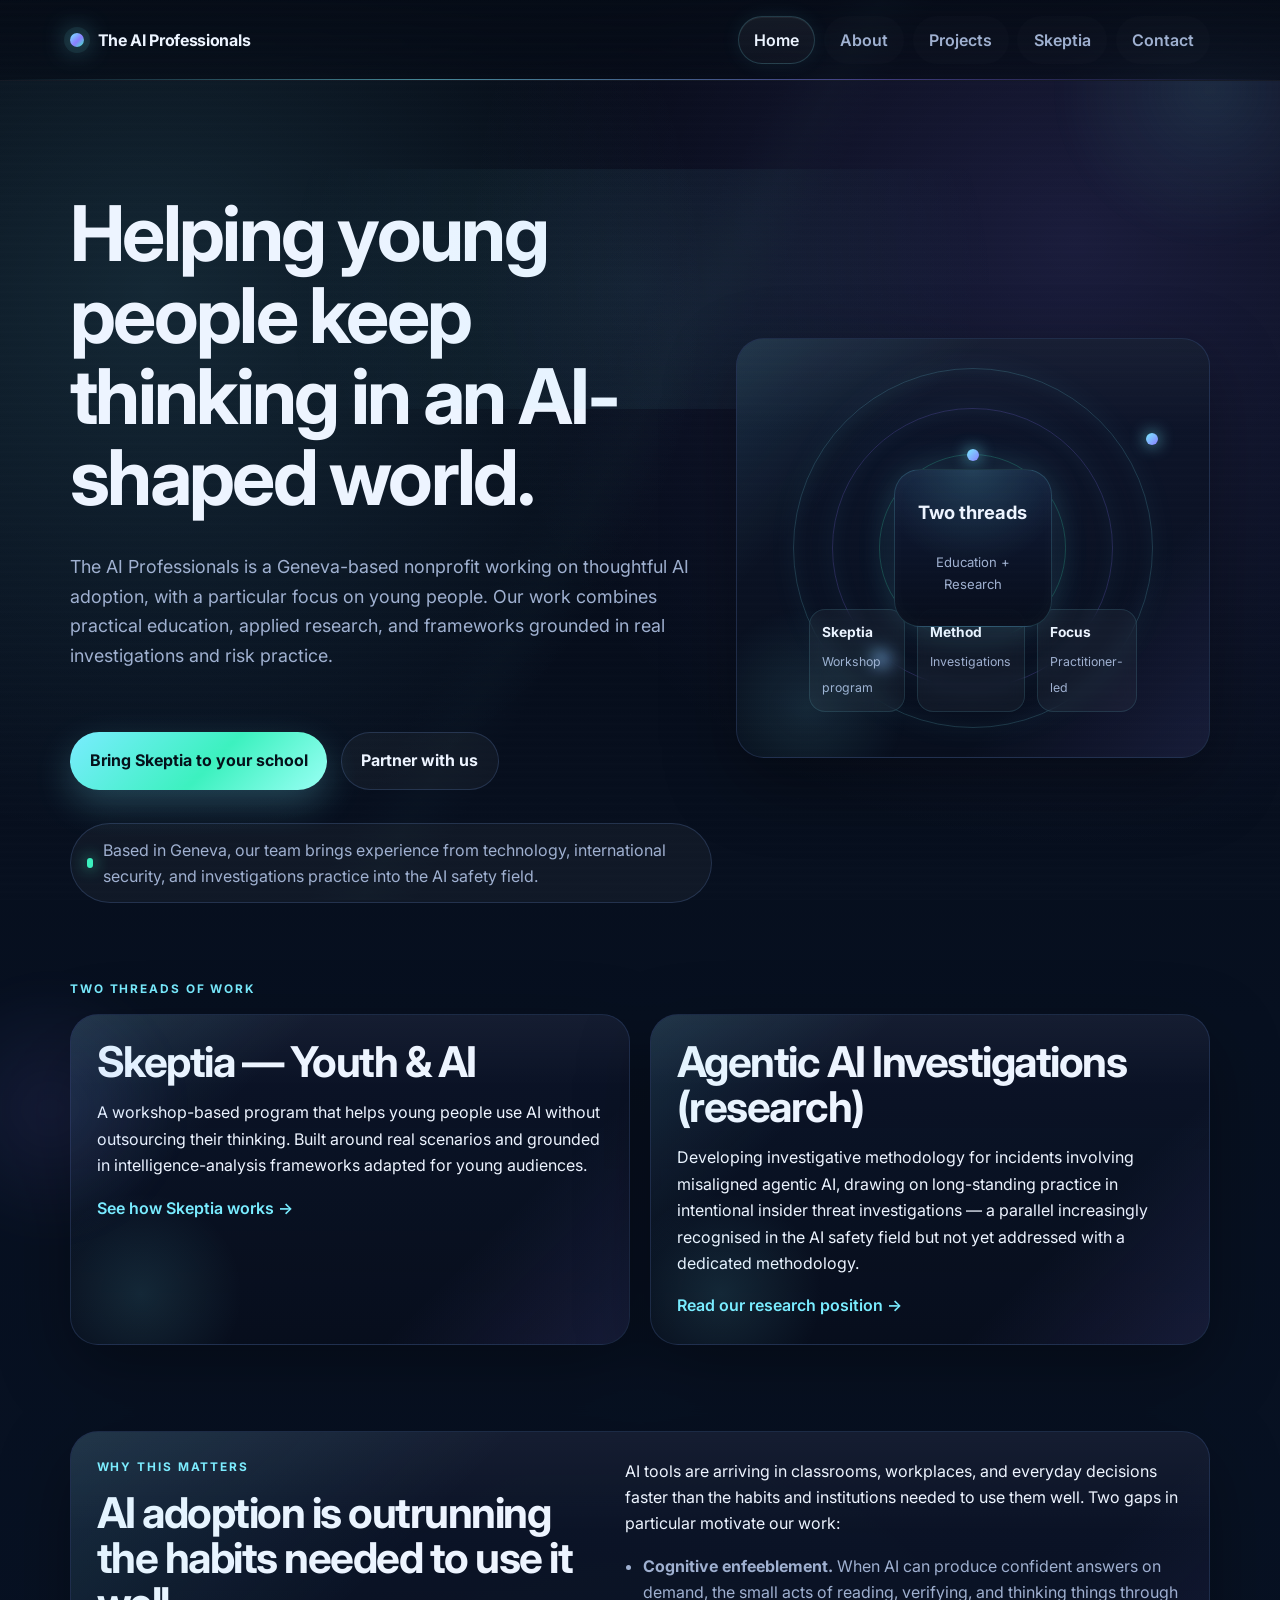
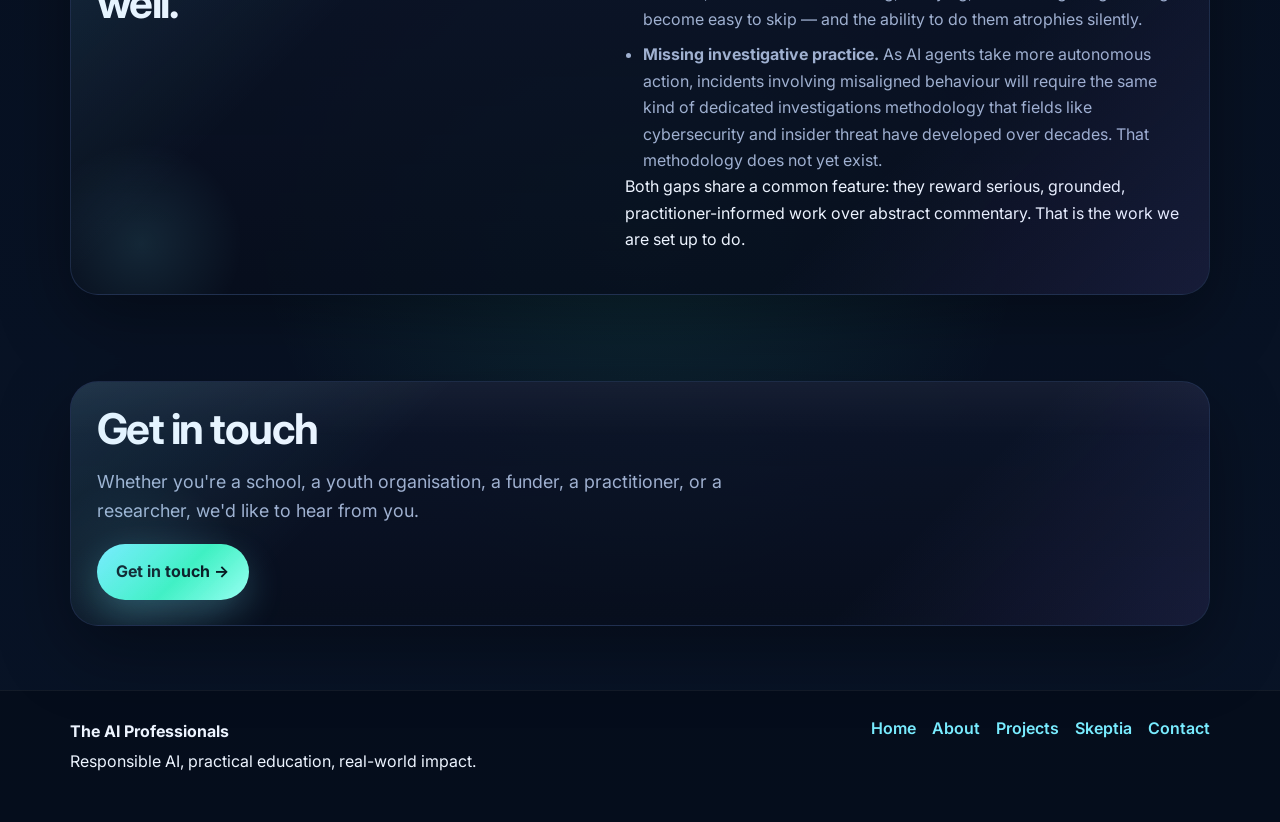
<file: index.html>
<!DOCTYPE html>
<html lang="en">
<head>
  <script src="app.js" defer></script>
  <meta charset="UTF-8" />
  <meta name="viewport" content="width=device-width, initial-scale=1.0" />
  <title>The AI Professionals</title>
  <meta name="description" content="Helping young people keep thinking in an AI-shaped world." />
  <link rel="preconnect" href="https://fonts.googleapis.com">
  <link rel="preconnect" href="https://fonts.gstatic.com" crossorigin>
  <link href="https://fonts.googleapis.com/css2?family=Inter:wght@400;500;600;700;800&display=swap" rel="stylesheet">
  <link rel="stylesheet" href="styles.css" />
</head>
<body>
  <div class="page-shell">
    <header class="site-header">
      <div class="container nav-wrap">
        <a class="brand" href="index.html">
          <span class="brand-mark"></span>
          <span>The AI Professionals</span>
        </a>
        <nav class="nav">
          <a href="index.html" class="active">Home</a>
          <a href="about.html">About</a>
          <a href="projects.html">Projects</a>
          <a href="skeptia.html">Skeptia</a>
          <a href="contact.html">Contact</a>
        </nav>
      </div>
    </header>

    <main>
      <section class="hero">
        <div class="container hero-grid">
          <div class="hero-stack">
            <h1>Helping young people keep thinking in an AI-shaped world.</h1>
            <p class="lead">
              The AI Professionals is a Geneva-based nonprofit working on thoughtful AI adoption, with a particular focus on young people.
              Our work combines practical education, applied research, and frameworks grounded in real investigations and risk practice.
            </p>

            <div class="button-row">
              <a class="button primary" href="contact.html">Bring Skeptia to your school</a>
              <a class="button secondary" href="contact.html">Partner with us</a>
            </div>

            <div class="hero-note">
              <span class="status-dot" aria-hidden="true"></span>
              Based in Geneva, our team brings experience from technology, international security,
              and investigations practice into the AI safety field.
            </div>
          </div>

          <div class="hero-visual">
            <div class="visual-core">
              <div class="ring one"></div>
              <div class="ring two"></div>
              <div class="ring three"></div>
              <div class="core-chip">
                <strong>Two threads</strong>
                <span>Education + Research</span>
              </div>
              <div class="visual-labels">
                <div class="mini-card">
                  <strong>Skeptia</strong>
                  <span>Workshop program</span>
                </div>
                <div class="mini-card">
                  <strong>Method</strong>
                  <span>Investigations</span>
                </div>
                <div class="mini-card">
                  <strong>Focus</strong>
                  <span>Practitioner-led</span>
                </div>
              </div>
            </div>
          </div>
        </div>
      </section>

      <section class="section">
        <div class="container">
          <p class="section-kicker">Two threads of work</p>
          <div class="cards-grid two">
            <article class="card">
              <h2>Skeptia — Youth &amp; AI</h2>
              <p>
                A workshop-based program that helps young people use AI without outsourcing their thinking.
                Built around real scenarios and grounded in intelligence-analysis frameworks adapted for young audiences.
              </p>
              <a class="text-link" href="skeptia.html">See how Skeptia works →</a>
            </article>

            <article class="card">
              <h2>Agentic AI Investigations (research)</h2>
              <p>
                Developing investigative methodology for incidents involving misaligned agentic AI, drawing on long-standing practice
                in intentional insider threat investigations — a parallel increasingly recognised in the AI safety field but not yet addressed with a dedicated methodology.
              </p>
              <a class="text-link" href="contact.html">Read our research position →</a>
            </article>
          </div>
        </div>
      </section>

      <section class="section">
        <div class="container split-feature">
          <div>
            <p class="section-kicker">Why this matters</p>
            <h2>AI adoption is outrunning the habits needed to use it well.</h2>
          </div>
          <div>
            <p>
              AI tools are arriving in classrooms, workplaces, and everyday decisions faster than the habits and institutions needed to use them well.
              Two gaps in particular motivate our work:
            </p>
            <ul class="feature-list">
              <li>
                <strong>Cognitive enfeeblement.</strong> When AI can produce confident answers on demand, the small acts of reading, verifying, and thinking things through become easy to skip — and the ability to do them atrophies silently.
              </li>
              <li>
                <strong>Missing investigative practice.</strong> As AI agents take more autonomous action, incidents involving misaligned behaviour will require the same kind of dedicated investigations methodology that fields like cybersecurity and insider threat have developed over decades. That methodology does not yet exist.
              </li>
            </ul>
            <p>
              Both gaps share a common feature: they reward serious, grounded, practitioner-informed work over abstract commentary.
              That is the work we are set up to do.
            </p>
          </div>
        </div>
      </section>

      <section class="section">
        <div class="container hero-panel">
          <h2>Get in touch</h2>
          <p class="lead">
            Whether you're a school, a youth organisation, a funder, a practitioner, or a researcher, we'd like to hear from you.
          </p>
          <a class="button primary" href="contact.html">Get in touch →</a>
        </div>
      </section>
    </main>

    <footer class="site-footer">
      <div class="container footer-wrap">
        <div>
          <p><strong>The AI Professionals</strong></p>
          <p>Responsible AI, practical education, real-world impact.</p>
        </div>
        <div class="footer-links">
          <a href="index.html">Home</a>
          <a href="about.html">About</a>
          <a href="projects.html">Projects</a>
          <a href="skeptia.html">Skeptia</a>
          <a href="contact.html">Contact</a>
        </div>
      </div>
    </footer>
  </div>
</body>
</html>
</file>
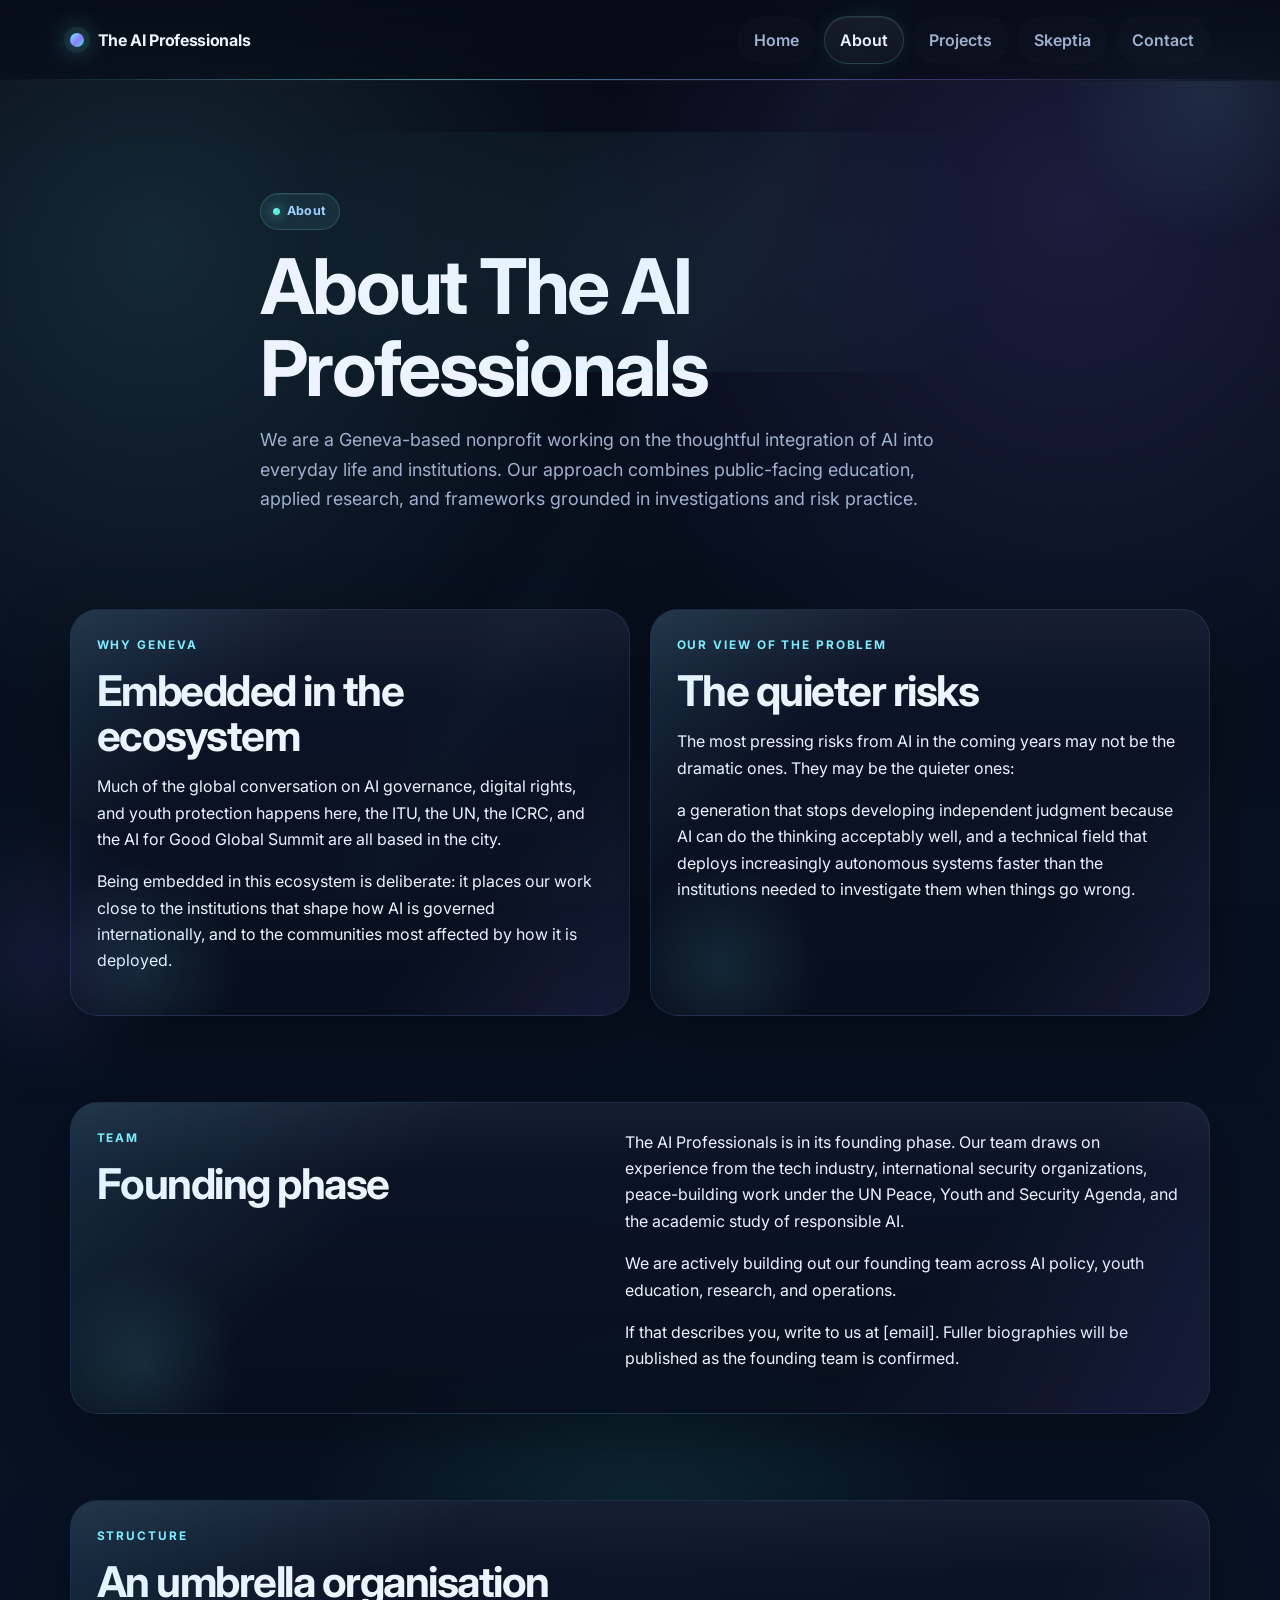
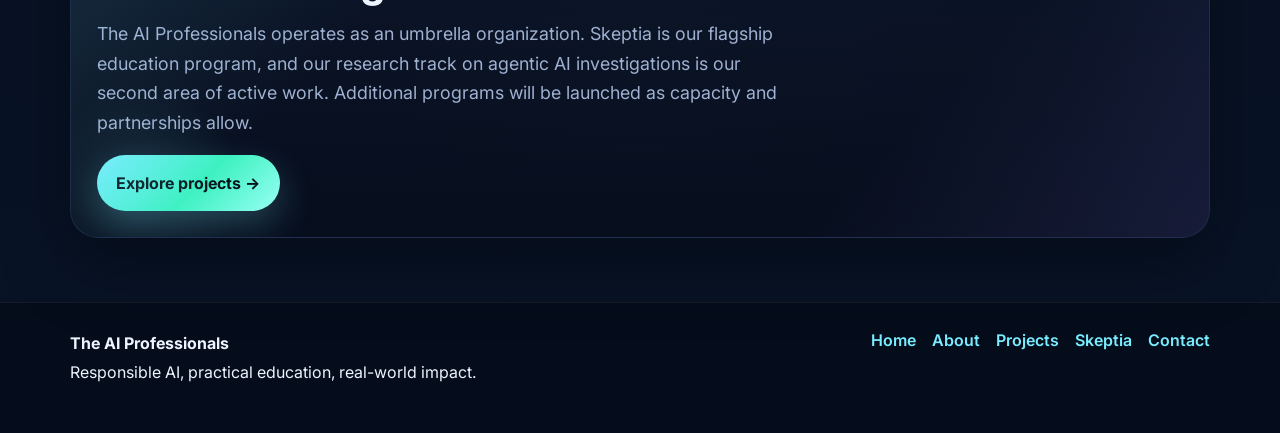
<file: about.html>
<!DOCTYPE html>
<html lang="en">
<head>
  <script src="app.js" defer></script>
  <meta charset="UTF-8" />
  <meta name="viewport" content="width=device-width, initial-scale=1.0" />
  <title>About | The AI Professionals</title>
  <meta name="description" content="Geneva-based nonprofit working on thoughtful AI integration." />
  <link rel="preconnect" href="https://fonts.googleapis.com">
  <link rel="preconnect" href="https://fonts.gstatic.com" crossorigin>
  <link href="https://fonts.googleapis.com/css2?family=Inter:wght@400;500;600;700;800&display=swap" rel="stylesheet">
  <link rel="stylesheet" href="styles.css" />
</head>
<body>
  <div class="page-shell">
    <header class="site-header">
      <div class="container nav-wrap">
        <a class="brand" href="index.html">
          <span class="brand-mark"></span>
          <span>The AI Professionals</span>
        </a>
        <nav class="nav">
          <a href="index.html">Home</a>
          <a href="about.html" class="active">About</a>
          <a href="projects.html">Projects</a>
          <a href="skeptia.html">Skeptia</a>
          <a href="contact.html">Contact</a>
        </nav>
      </div>
    </header>

    <main>
      <section class="page-hero">
        <div class="container narrow">
          <div class="tag-row">
            <span class="tag">About</span>
          </div>
          <h1>About The AI Professionals</h1>
          <p class="lead">
            We are a Geneva-based nonprofit working on the thoughtful integration of AI into everyday life and institutions.
            Our approach combines public-facing education, applied research, and frameworks grounded in investigations and risk practice.
          </p>
        </div>
      </section>

      <section class="section">
        <div class="container cards-grid two">
          <article class="card">
            <p class="card-kicker">Why Geneva</p>
            <h2>Embedded in the ecosystem</h2>
            <p>
              Much of the global conversation on AI governance, digital rights, and youth protection happens here, the ITU, the UN, the ICRC,
              and the AI for Good Global Summit are all based in the city.
            </p>
            <p>
              Being embedded in this ecosystem is deliberate: it places our work close to the institutions that shape how AI is governed internationally,
              and to the communities most affected by how it is deployed.
            </p>
          </article>

          <article class="card">
            <p class="card-kicker">Our view of the problem</p>
            <h2>The quieter risks</h2>
            <p>
              The most pressing risks from AI in the coming years may not be the dramatic ones. They may be the quieter ones:
            </p>
            <p>
              a generation that stops developing independent judgment because AI can do the thinking acceptably well,
              and a technical field that deploys increasingly autonomous systems faster than the institutions needed to investigate them when things go wrong.
            </p>
          </article>
        </div>
      </section>

      <section class="section">
        <div class="container split-feature">
          <div>
            <p class="section-kicker">Team</p>
            <h2>Founding phase</h2>
          </div>
          <div>
            <p>
              The AI Professionals is in its founding phase. Our team draws on experience from the tech industry, international security organizations,
              peace-building work under the UN Peace, Youth and Security Agenda, and the academic study of responsible AI.
            </p>
            <p>
              We are actively building out our founding team across AI policy, youth education, research, and operations.
            </p>
            <p>
              If that describes you, write to us at [email]. Fuller biographies will be published as the founding team is confirmed.
            </p>
          </div>
        </div>
      </section>

      <section class="section">
        <div class="container hero-panel">
          <p class="section-kicker">Structure</p>
          <h2>An umbrella organisation</h2>
          <p class="lead">
            The AI Professionals operates as an umbrella organization. Skeptia is our flagship education program,
            and our research track on agentic AI investigations is our second area of active work.
            Additional programs will be launched as capacity and partnerships allow.
          </p>
          <a class="button primary" href="projects.html">Explore projects →</a>
        </div>
      </section>
    </main>

    <footer class="site-footer">
      <div class="container footer-wrap">
        <div>
          <p><strong>The AI Professionals</strong></p>
          <p>Responsible AI, practical education, real-world impact.</p>
        </div>
        <div class="footer-links">
          <a href="index.html">Home</a>
          <a href="about.html">About</a>
          <a href="projects.html">Projects</a>
          <a href="skeptia.html">Skeptia</a>
          <a href="contact.html">Contact</a>
        </div>
      </div>
    </footer>
  </div>
</body>
</html>
</file>
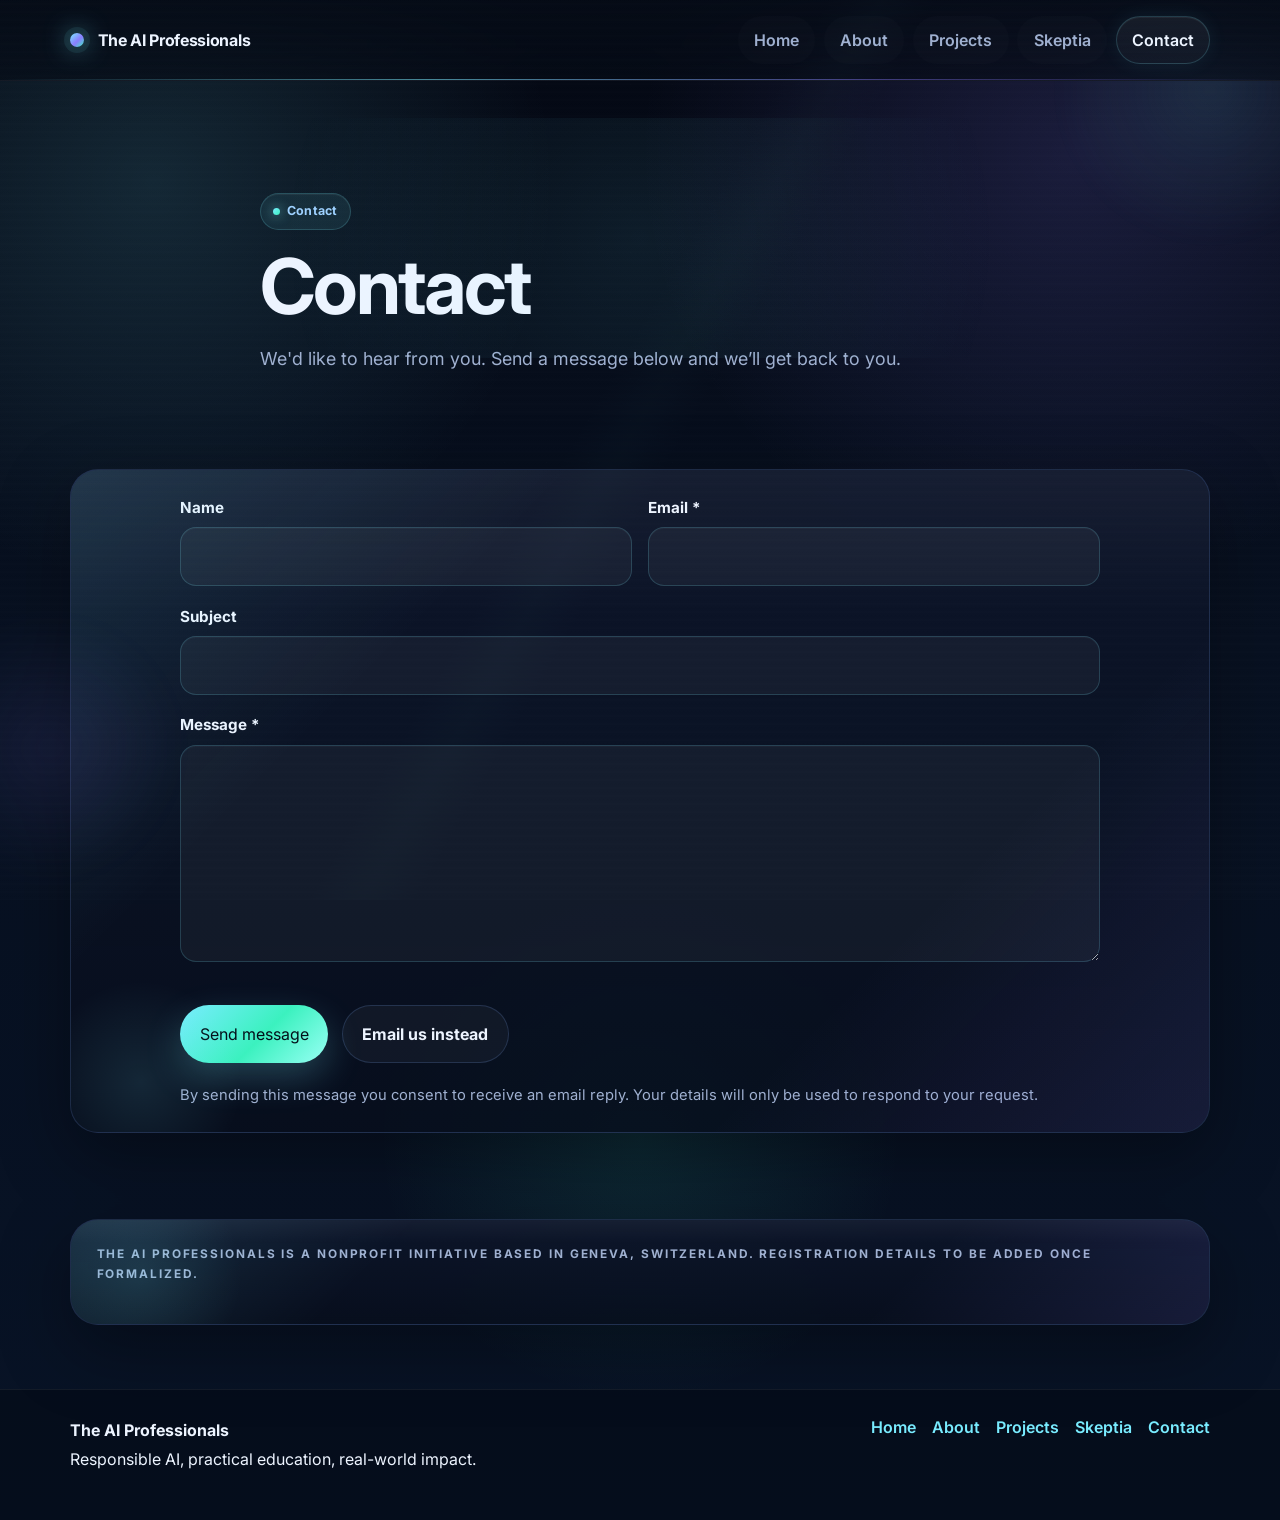
<file: contact.html>
<!DOCTYPE html>
<html lang="en">
<head>
  <script src="app.js" defer></script>
  <meta charset="UTF-8" />
  <meta name="viewport" content="width=device-width, initial-scale=1.0" />
  <title>Contact | The AI Professionals</title>
  <meta name="description" content="Contact The AI Professionals." />
  <link rel="preconnect" href="https://fonts.googleapis.com">
  <link rel="preconnect" href="https://fonts.gstatic.com" crossorigin>
  <link href="https://fonts.googleapis.com/css2?family=Inter:wght@400;500;600;700;800&display=swap" rel="stylesheet">
  <link rel="stylesheet" href="styles.css" />

  <style>
    .contact-form {
      width: 100%;
      max-width: 920px;
      margin: 0 auto;
      display: grid;
      gap: 1.1rem;
    }

    .form-grid {
      display: grid;
      grid-template-columns: 1fr 1fr;
      gap: 1rem;
    }

    .form-field {
      display: grid;
      gap: 0.45rem;
    }

    .form-field label {
      font-weight: 700;
      color: var(--text);
      font-size: 0.95rem;
    }

    .form-field input,
    .form-field textarea {
      width: 100%;
      font: inherit;
      color: var(--text);
      background: rgba(255, 255, 255, 0.045);
      border: 1px solid rgba(121, 236, 255, 0.18);
      border-radius: 16px;
      padding: 0.95rem 1rem;
      outline: none;
      appearance: none;
      -webkit-appearance: none;
      box-shadow: inset 0 1px 0 rgba(255,255,255,0.03);
      transition: border-color .18s ease, box-shadow .18s ease, background .18s ease;
    }

    .form-field textarea {
      min-height: 180px;
      resize: vertical;
    }

    .form-field input::placeholder,
    .form-field textarea::placeholder {
      color: var(--muted);
    }

    .form-field input:focus,
    .form-field textarea:focus {
      border-color: rgba(121, 236, 255, 0.4);
      box-shadow: 0 0 0 4px rgba(121, 236, 255, 0.10);
      background: rgba(255, 255, 255, 0.06);
    }

    button.button {
      border: none;
      cursor: pointer;
      font: inherit;
    }

    .form-note {
      margin: 0.25rem 0 0;
      color: var(--muted);
      font-size: 0.92rem;
      line-height: 1.5;
    }

    @media (max-width: 980px) {
      .form-grid {
        grid-template-columns: 1fr;
      }
    }
  </style>
</head>
<body>
  <div class="page-shell">
    <header class="site-header">
      <div class="container nav-wrap">
        <a class="brand" href="index.html">
          <span class="brand-mark"></span>
          <span>The AI Professionals</span>
        </a>
        <nav class="nav">
          <a href="index.html">Home</a>
          <a href="about.html">About</a>
          <a href="projects.html">Projects</a>
          <a href="skeptia.html">Skeptia</a>
          <a href="contact.html" class="active">Contact</a>
        </nav>
      </div>
    </header>

    <main>
      <section class="page-hero">
        <div class="container narrow">
          <div class="tag-row">
            <span class="tag">Contact</span>
          </div>
          <h1>Contact</h1>
          <p class="lead">
            We'd like to hear from you. Send a message below and we’ll get back to you.
          </p>
        </div>
      </section>

      <section class="section">
        <div class="container">
          <div class="hero-panel">
            <form action="https://formspree.io/f/mdayynap" method="POST" class="contact-form">
              <input type="hidden" name="_subject" value="The AI Professionals - Contact Form" />
              <input type="hidden" name="_language" value="en" />
              <input type="hidden" name="_gotcha" style="display:none" />

              <div class="form-grid">
                <div class="form-field">
                  <label for="name">Name</label>
                  <input type="text" id="name" name="name" autocomplete="name" />
                </div>

                <div class="form-field">
                  <label for="email">Email *</label>
                  <input type="email" id="email" name="email" autocomplete="email" required />
                </div>
              </div>

              <div class="form-field">
                <label for="subject">Subject</label>
                <input type="text" id="subject" name="subject" />
              </div>

              <div class="form-field">
                <label for="message">Message *</label>
                <textarea id="message" name="message" rows="7" required></textarea>
              </div>

              <div class="button-row">
                <button class="button primary" type="submit">Send message</button>
                <a
                  class="button secondary"
                  href="mailto:theaiprofessionals.contact@gmail.com?subject=Inquiry%20from%20The%20AI%20Professionals%20website"
                  title="Email us instead"
                >
                  Email us instead
                </a>
              </div>

              <p class="form-note">
                By sending this message you consent to receive an email reply. Your details will only be used to respond to your request.
              </p>
            </form>
          </div>
        </div>
      </section>

      <section class="section">
        <div class="container hero-panel">
          <p class="muted-label">
            The AI Professionals is a nonprofit initiative based in Geneva, Switzerland.
            Registration details to be added once formalized.
          </p>
        </div>
      </section>
    </main>

    <footer class="site-footer">
      <div class="container footer-wrap">
        <div>
          <p><strong>The AI Professionals</strong></p>
          <p>Responsible AI, practical education, real-world impact.</p>
        </div>
        <div class="footer-links">
          <a href="index.html">Home</a>
          <a href="about.html">About</a>
          <a href="projects.html">Projects</a>
          <a href="skeptia.html">Skeptia</a>
          <a href="contact.html">Contact</a>
        </div>
      </div>
    </footer>
  </div>
</body>
</html>
</file>
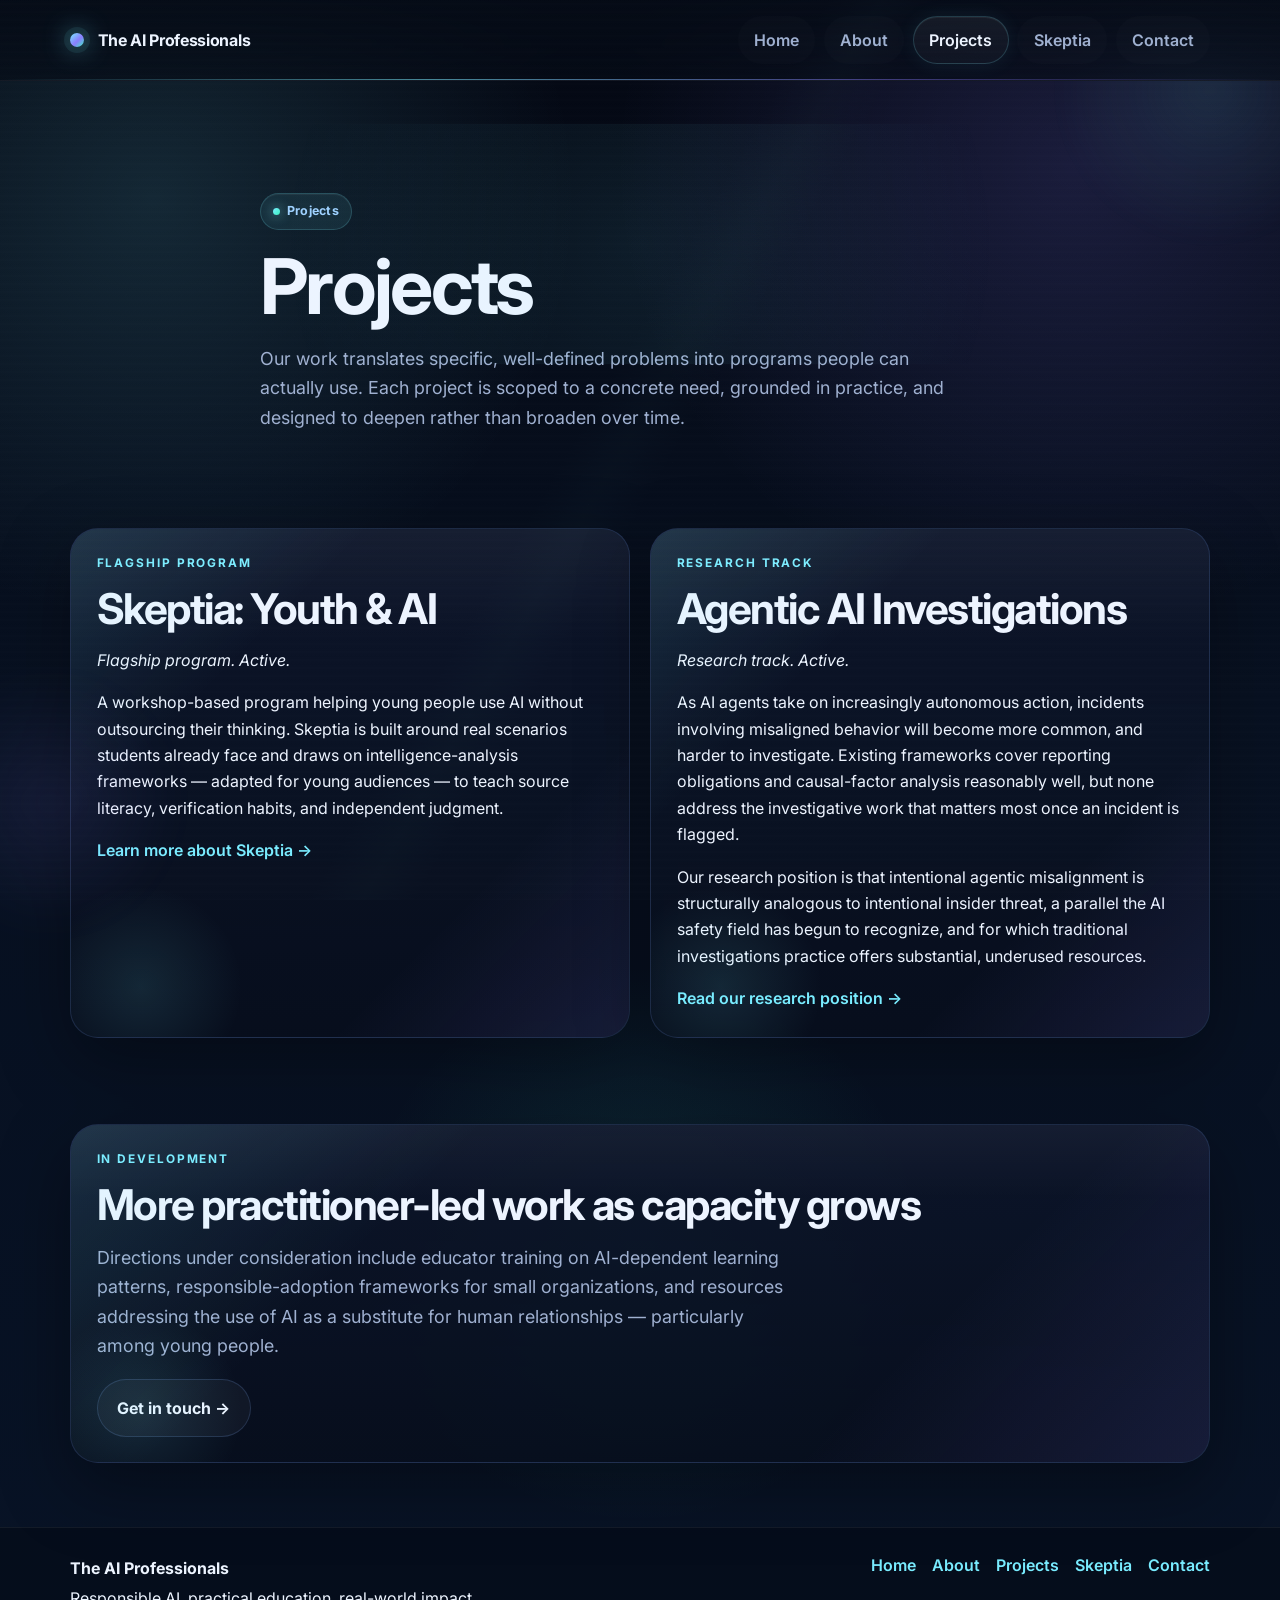
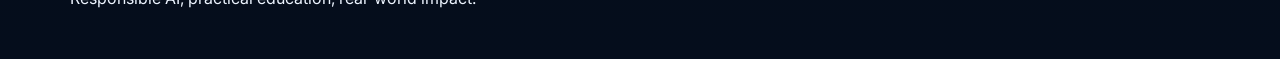
<file: projects.html>
<!DOCTYPE html>
<html lang="en">
<head>
  <script src="app.js" defer></script>
  <meta charset="UTF-8" />
  <meta name="viewport" content="width=device-width, initial-scale=1.0" />
  <title>Projects | The AI Professionals</title>
  <meta name="description" content="Projects under The AI Professionals." />
  <link rel="preconnect" href="https://fonts.googleapis.com">
  <link rel="preconnect" href="https://fonts.gstatic.com" crossorigin>
  <link href="https://fonts.googleapis.com/css2?family=Inter:wght@400;500;600;700;800&display=swap" rel="stylesheet">
  <link rel="stylesheet" href="styles.css" />
</head>
<body>
  <div class="page-shell">
    <header class="site-header">
      <div class="container nav-wrap">
        <a class="brand" href="index.html">
          <span class="brand-mark"></span>
          <span>The AI Professionals</span>
        </a>
        <nav class="nav">
          <a href="index.html">Home</a>
          <a href="about.html">About</a>
          <a href="projects.html" class="active">Projects</a>
          <a href="skeptia.html">Skeptia</a>
          <a href="contact.html">Contact</a>
        </nav>
      </div>
    </header>

    <main>
      <section class="page-hero">
        <div class="container narrow">
          <div class="tag-row">
            <span class="tag">Projects</span>
          </div>
          <h1>Projects</h1>
          <p class="lead">
            Our work translates specific, well-defined problems into programs people can actually use.
            Each project is scoped to a concrete need, grounded in practice, and designed to deepen rather than broaden over time.
          </p>
        </div>
      </section>

      <section class="section">
        <div class="container cards-grid two">
          <article class="card">
            <p class="card-kicker">Flagship program</p>
            <h2>Skeptia: Youth &amp; AI</h2>
            <p>
              <em>Flagship program. Active.</em>
            </p>
            <p>
              A workshop-based program helping young people use AI without outsourcing their thinking.
              Skeptia is built around real scenarios students already face and draws on intelligence-analysis frameworks — adapted for young audiences — to teach source literacy, verification habits, and independent judgment.
            </p>
            <a class="text-link" href="skeptia.html">Learn more about Skeptia →</a>
          </article>

          <article class="card">
            <p class="card-kicker">Research track</p>
            <h2>Agentic AI Investigations</h2>
            <p>
              <em>Research track. Active.</em>
            </p>
            <p>
              As AI agents take on increasingly autonomous action, incidents involving misaligned behavior will become more common, and harder to investigate.
              Existing frameworks cover reporting obligations and causal-factor analysis reasonably well, but none address the investigative work that matters most once an incident is flagged.
            </p>
            <p>
              Our research position is that intentional agentic misalignment is structurally analogous to intentional insider threat, a parallel the AI safety field has begun to recognize, and for which traditional investigations practice offers substantial, underused resources.
            </p>
            <a class="text-link" href="contact.html">Read our research position →</a>
          </article>
        </div>
      </section>

      <section class="section">
        <div class="container hero-panel">
          <p class="section-kicker">In development</p>
          <h2>More practitioner-led work as capacity grows</h2>
          <p class="lead">
            Directions under consideration include educator training on AI-dependent learning patterns, responsible-adoption frameworks for small organizations,
            and resources addressing the use of AI as a substitute for human relationships — particularly among young people.
          </p>
          <a class="button secondary" href="contact.html">Get in touch →</a>
        </div>
      </section>
    </main>

    <footer class="site-footer">
      <div class="container footer-wrap">
        <div>
          <p><strong>The AI Professionals</strong></p>
          <p>Responsible AI, practical education, real-world impact.</p>
        </div>
        <div class="footer-links">
          <a href="index.html">Home</a>
          <a href="about.html">About</a>
          <a href="projects.html">Projects</a>
          <a href="skeptia.html">Skeptia</a>
          <a href="contact.html">Contact</a>
        </div>
      </div>
    </footer>
  </div>
</body>
</html>
</file>
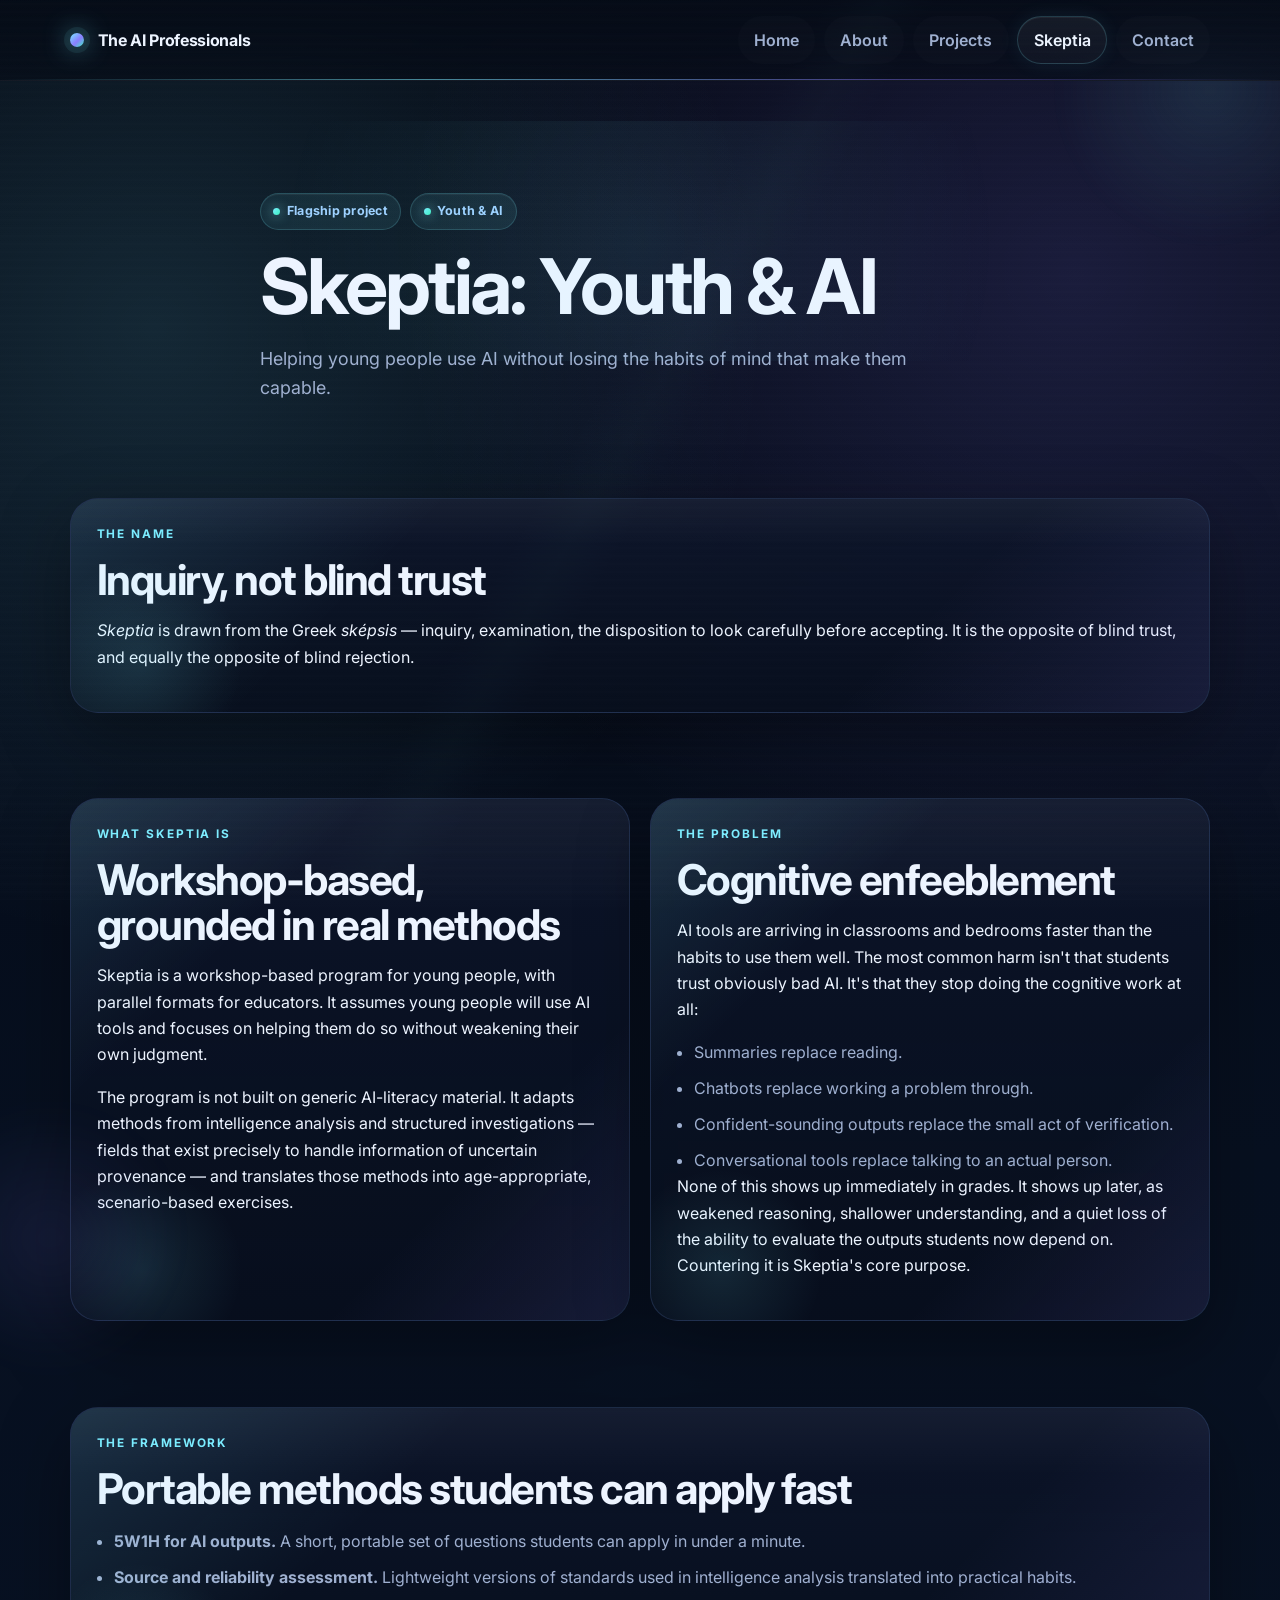
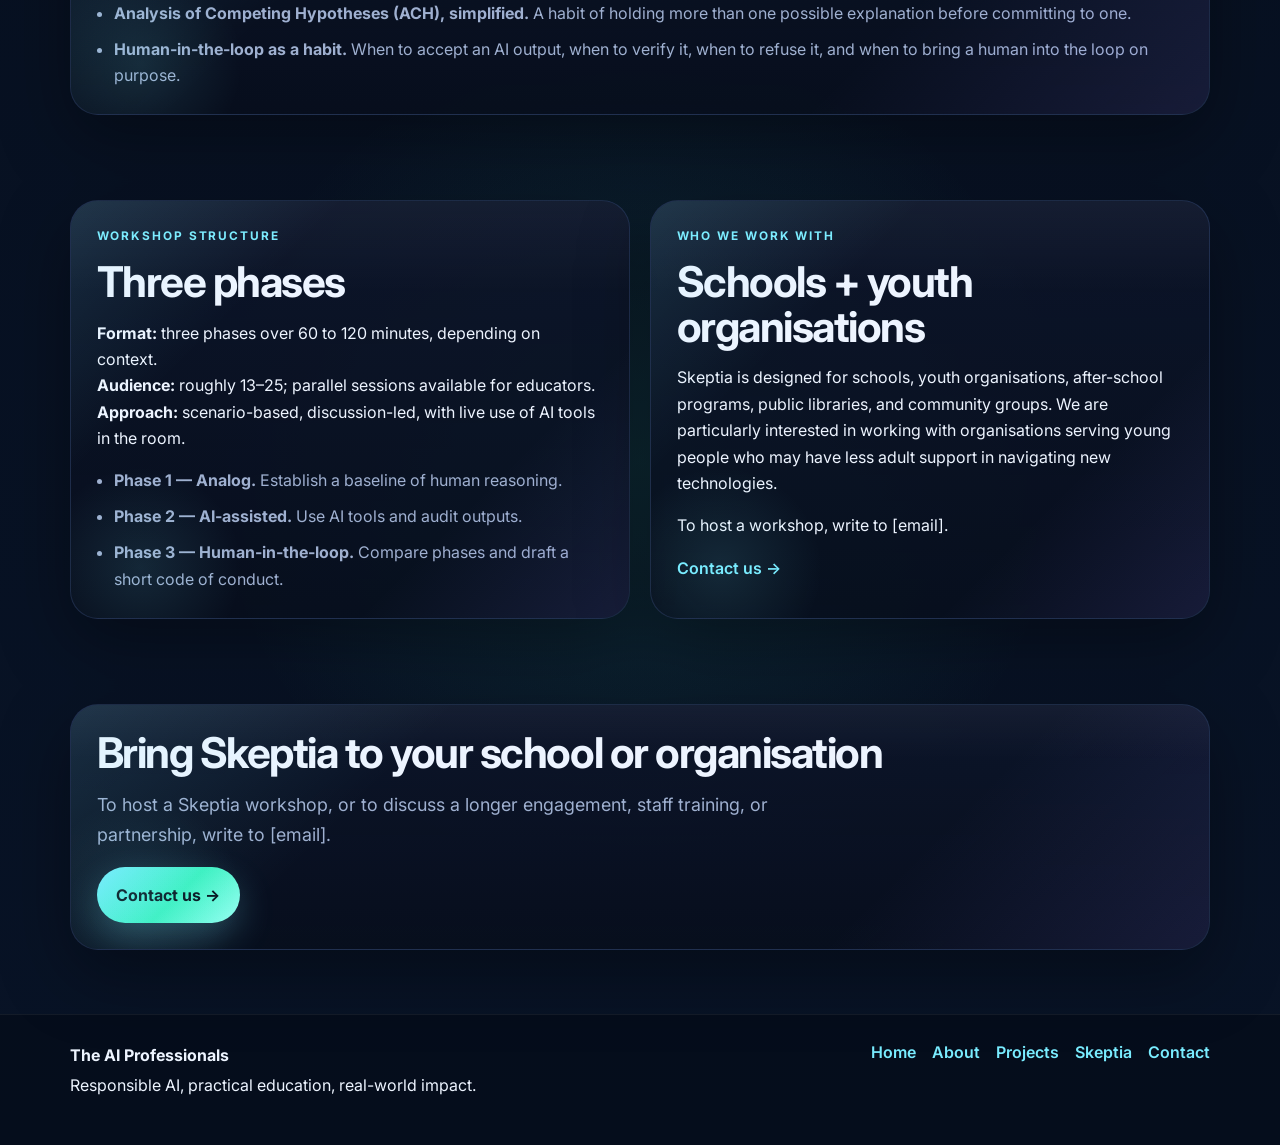
<file: skeptia.html>
<!DOCTYPE html>
<html lang="en">
<head>
  <script src="app.js" defer></script>
  <meta charset="UTF-8" />
  <meta name="viewport" content="width=device-width, initial-scale=1.0" />
  <title>Skeptia: Youth &amp; AI | The AI Professionals</title>
  <meta name="description" content="Helping young people use AI without losing the habits of mind that make them capable." />
  <link rel="preconnect" href="https://fonts.googleapis.com">
  <link rel="preconnect" href="https://fonts.gstatic.com" crossorigin>
  <link href="https://fonts.googleapis.com/css2?family=Inter:wght@400;500;600;700;800&display=swap" rel="stylesheet">
  <link rel="stylesheet" href="styles.css" />
</head>
<body>
  <div class="page-shell">
    <header class="site-header">
      <div class="container nav-wrap">
        <a class="brand" href="index.html">
          <span class="brand-mark"></span>
          <span>The AI Professionals</span>
        </a>
        <nav class="nav">
          <a href="index.html">Home</a>
          <a href="about.html">About</a>
          <a href="projects.html">Projects</a>
          <a href="skeptia.html" class="active">Skeptia</a>
          <a href="contact.html">Contact</a>
        </nav>
      </div>
    </header>

    <main>
      <section class="page-hero">
        <div class="container narrow">
          <div class="tag-row">
            <span class="tag">Flagship project</span>
            <span class="tag">Youth &amp; AI</span>
          </div>
          <h1>Skeptia: Youth &amp; AI</h1>
          <p class="lead">
            Helping young people use AI without losing the habits of mind that make them capable.
          </p>
        </div>
      </section>

      <section class="section">
        <div class="container cards-grid single">
          <article class="card">
            <p class="card-kicker">The name</p>
            <h2>Inquiry, not blind trust</h2>
            <p>
              <em>Skeptia</em> is drawn from the Greek <em>sképsis</em> — inquiry, examination, the disposition to look carefully before accepting.
              It is the opposite of blind trust, and equally the opposite of blind rejection.
            </p>
          </article>
        </div>
      </section>

      <section class="section">
        <div class="container cards-grid two">
          <article class="card">
            <p class="card-kicker">What Skeptia is</p>
            <h2>Workshop-based, grounded in real methods</h2>
            <p>
              Skeptia is a workshop-based program for young people, with parallel formats for educators.
              It assumes young people will use AI tools and focuses on helping them do so without weakening their own judgment.
            </p>
            <p>
              The program is not built on generic AI-literacy material. It adapts methods from intelligence analysis and structured investigations — fields that exist precisely to handle information of uncertain provenance — and translates those methods into age-appropriate, scenario-based exercises.
            </p>
          </article>

          <article class="card">
            <p class="card-kicker">The problem</p>
            <h2>Cognitive enfeeblement</h2>
            <p>
              AI tools are arriving in classrooms and bedrooms faster than the habits to use them well. The most common harm isn't that students trust obviously bad AI.
              It's that they stop doing the cognitive work at all:
            </p>
            <ul class="feature-list">
              <li>Summaries replace reading.</li>
              <li>Chatbots replace working a problem through.</li>
              <li>Confident-sounding outputs replace the small act of verification.</li>
              <li>Conversational tools replace talking to an actual person.</li>
            </ul>
            <p>
              None of this shows up immediately in grades. It shows up later, as weakened reasoning, shallower understanding, and a quiet loss of the ability to evaluate the outputs students now depend on.
              Countering it is Skeptia's core purpose.
            </p>
          </article>
        </div>
      </section>

      <section class="section">
        <div class="container cards-grid single">
          <article class="card">
            <p class="card-kicker">The framework</p>
            <h2>Portable methods students can apply fast</h2>
            <ul class="feature-list">
              <li>
                <strong>5W1H for AI outputs.</strong> A short, portable set of questions students can apply in under a minute.
              </li>
              <li>
                <strong>Source and reliability assessment.</strong> Lightweight versions of standards used in intelligence analysis translated into practical habits.
              </li>
              <li>
                <strong>Analysis of Competing Hypotheses (ACH), simplified.</strong> A habit of holding more than one possible explanation before committing to one.
              </li>
              <li>
                <strong>Human-in-the-loop as a habit.</strong> When to accept an AI output, when to verify it, when to refuse it, and when to bring a human into the loop on purpose.
              </li>
            </ul>
          </article>
        </div>
      </section>

      <section class="section">
        <div class="container cards-grid two">
          <article class="card">
            <p class="card-kicker">Workshop structure</p>
            <h2>Three phases</h2>
            <p>
              <strong>Format:</strong> three phases over 60 to 120 minutes, depending on context.<br/>
              <strong>Audience:</strong> roughly 13–25; parallel sessions available for educators.<br/>
              <strong>Approach:</strong> scenario-based, discussion-led, with live use of AI tools in the room.
            </p>
            <ul class="feature-list">
              <li><strong>Phase 1 — Analog.</strong> Establish a baseline of human reasoning.</li>
              <li><strong>Phase 2 — AI-assisted.</strong> Use AI tools and audit outputs.</li>
              <li><strong>Phase 3 — Human-in-the-loop.</strong> Compare phases and draft a short code of conduct.</li>
            </ul>
          </article>

          <article class="card">
            <p class="card-kicker">Who we work with</p>
            <h2>Schools + youth organisations</h2>
            <p>
              Skeptia is designed for schools, youth organisations, after-school programs, public libraries, and community groups.
              We are particularly interested in working with organisations serving young people who may have less adult support in navigating new technologies.
            </p>
            <p>
              To host a workshop, write to [email].
            </p>
            <a class="text-link" href="contact.html">Contact us →</a>
          </article>
        </div>
      </section>

      <section class="section">
        <div class="container hero-panel">
          <h2>Bring Skeptia to your school or organisation</h2>
          <p class="lead">
            To host a Skeptia workshop, or to discuss a longer engagement, staff training, or partnership, write to [email].
          </p>
          <a class="button primary" href="contact.html">Contact us →</a>
        </div>
      </section>
    </main>

    <footer class="site-footer">
      <div class="container footer-wrap">
        <div>
          <p><strong>The AI Professionals</strong></p>
          <p>Responsible AI, practical education, real-world impact.</p>
        </div>
        <div class="footer-links">
          <a href="index.html">Home</a>
          <a href="about.html">About</a>
          <a href="projects.html">Projects</a>
          <a href="skeptia.html">Skeptia</a>
          <a href="contact.html">Contact</a>
        </div>
      </div>
    </footer>
  </div>
</body>
</html>
</file>
<file: styles.css>
:root {
  --bg-0: #040814;
  --bg-1: #071021;
  --bg-2: #0b1730;
  --surface: rgba(11, 18, 37, 0.72);
  --surface-strong: rgba(13, 21, 42, 0.9);
  --surface-soft: rgba(255, 255, 255, 0.04);
  --text: #edf4ff;
  --muted: #9fb0d0;
  --line: rgba(130, 169, 255, 0.18);
  --line-strong: rgba(130, 169, 255, 0.32);
  --accent: #79ecff;
  --accent-2: #8a7cff;
  --accent-3: #3bf1bf;
  --accent-4: #9ed1ff;
  --shadow: 0 24px 70px rgba(0, 0, 0, 0.34);
  --glow: 0 0 0 1px rgba(121, 236, 255, 0.12), 0 18px 60px rgba(10, 17, 32, 0.8);
  --radius-lg: 28px;
  --radius-md: 20px;
  --radius-sm: 14px;
  --max-width: 1140px;
}

* { box-sizing: border-box; }

html { scroll-behavior: smooth; }

body {
  margin: 0;
  color: var(--text);
  font-family: "Inter", Arial, Helvetica, sans-serif;
  line-height: 1.65;
  background:
    radial-gradient(circle at 12% 12%, rgba(121, 236, 255, 0.13), transparent 23%),
    radial-gradient(circle at 84% 10%, rgba(138, 124, 255, 0.16), transparent 25%),
    radial-gradient(circle at 50% 75%, rgba(59, 241, 191, 0.10), transparent 20%),
    linear-gradient(180deg, #030712 0%, #071020 42%, #081326 100%);
}

body::before,
body::after {
  content: "";
  position: fixed;
  inset: 0;
  pointer-events: none;
}

body::before {
  background-image:
    linear-gradient(rgba(255,255,255,0.03) 1px, transparent 1px),
    linear-gradient(90deg, rgba(255,255,255,0.03) 1px, transparent 1px);
  background-size: 42px 42px;
  mask-image: radial-gradient(circle at center, rgba(0,0,0,0.92) 40%, transparent 100%);
  opacity: 0.26;
}

body::after {
  background:
    linear-gradient(120deg, transparent 0 46%, rgba(121,236,255,0.05) 49%, transparent 52%),
    linear-gradient(transparent, rgba(255,255,255,0.02), transparent);
  background-size: 100% 100%, 100% 8px;
  mix-blend-mode: screen;
  opacity: 0.28;
}

img { max-width: 100%; }

.page-shell {
  position: relative;
  min-height: 100vh;
  overflow: hidden;

  opacity: 0;
  transform: translateY(8px);
  transition: opacity .22s ease, transform .22s ease;
}

.page-shell::before {
  content: "";
  position: absolute;
  top: -80px;
  right: -100px;
  width: 340px;
  height: 340px;
  background: radial-gradient(circle, rgba(121,236,255,0.10), transparent 65%);
  filter: blur(8px);
  pointer-events: none;
}

.page-shell::after {
  content: "";
  position: absolute;
  left: -90px;
  top: 40%;
  width: 280px;
  height: 280px;
  background: radial-gradient(circle, rgba(138,124,255,0.10), transparent 65%);
  filter: blur(16px);
  pointer-events: none;
}

.page-shell.page-loaded {
  opacity: 1;
  transform: translateY(0);
}

.page-shell.page-exit {
  opacity: 0;
  transform: translateY(6px);
}

.container {
  width: min(var(--max-width), calc(100% - 2rem));
  margin: 0 auto;
}

.narrow { width: min(760px, 100%); }

.site-header {
  position: sticky;
  top: 0;
  z-index: 30;
  backdrop-filter: blur(20px);
  background: linear-gradient(180deg, rgba(5, 11, 22, 0.9), rgba(5, 11, 22, 0.66));
  border-bottom: 1px solid rgba(255, 255, 255, 0.06);
}

.site-header::after {
  content: "";
  position: absolute;
  inset: auto 0 0 0;
  height: 1px;
  background: linear-gradient(90deg, transparent, rgba(121,236,255,0.55), rgba(138,124,255,0.45), transparent);
}

.nav-wrap {
  display: flex;
  justify-content: space-between;
  align-items: center;
  gap: 1rem;
  padding: 1rem 0;
}

.brand {
  display: inline-flex;
  align-items: center;
  gap: 0.85rem;
  color: var(--text);
  text-decoration: none;
  font-weight: 700;
  letter-spacing: -0.02em;
}

.brand-mark {
  width: 14px;
  height: 14px;
  border-radius: 999px;
  background: linear-gradient(135deg, var(--accent) 0%, var(--accent-2) 55%, var(--accent-3) 100%);
  box-shadow:
    0 0 0 6px rgba(121, 236, 255, 0.08),
    0 0 26px rgba(121, 236, 255, 0.8);
}

.nav {
  display: flex;
  gap: 0.55rem;
  flex-wrap: wrap;
}

.nav a {
  position: relative;
  color: var(--muted);
  text-decoration: none;
  font-weight: 600;
  padding: 0.62rem 0.95rem;
  border-radius: 999px;
  border: 1px solid transparent;
  background: rgba(255,255,255,0.01);
  transition: 0.2s ease;
}

.nav a:hover,
.nav a:focus,
.nav a.active {
  color: var(--text);
  border-color: rgba(121,236,255,0.18);
  background: linear-gradient(180deg, rgba(255,255,255,0.06), rgba(255,255,255,0.03));
  box-shadow: inset 0 1px 0 rgba(255,255,255,0.06), 0 0 20px rgba(121,236,255,0.08);
}

.hero,
.page-hero {
  padding: 7rem 0 3.5rem;
  position: relative;
}

.hero::before,
.page-hero::before {
  content: "";
  position: absolute;
  inset: 10% 0 auto 0;
  height: 240px;
  background: radial-gradient(circle at center, rgba(121,236,255,0.08), transparent 55%);
  pointer-events: none;
}

.hero-grid {
  display: grid;
  grid-template-columns: 1.15fr 0.85fr;
  gap: 1.5rem;
  align-items: center;
}

.section {
  padding: 1.35rem 0 4rem;
  position: relative;
}

.section-grid,
.split-feature {
  display: grid;
  grid-template-columns: 0.95fr 1.05fr;
  gap: 1.5rem;
  align-items: start;
}

.cards-grid {
  display: grid;
  gap: 1.25rem;
}

.cards-grid.three { grid-template-columns: repeat(3, 1fr); }
.cards-grid.two { grid-template-columns: repeat(2, 1fr); }
.cards-grid.single { grid-template-columns: 1fr; }

.hero-panel,
.card,
.split-feature,
.hero-visual {
  position: relative;
  overflow: hidden;
  border-radius: var(--radius-lg);
  background:
    linear-gradient(180deg, rgba(13, 21, 42, 0.90), rgba(7, 14, 28, 0.84));
  border: 1px solid var(--line);
  box-shadow: var(--shadow);
}

.hero-panel::before,
.card::before,
.split-feature::before,
.hero-visual::before {
  content: "";
  position: absolute;
  inset: 0;
  background:
    linear-gradient(135deg, rgba(121,236,255,0.12), transparent 28%, transparent 72%, rgba(138,124,255,0.12)),
    linear-gradient(180deg, rgba(255,255,255,0.04), transparent 22%);
  pointer-events: none;
}

.hero-panel::after,
.card::after,
.split-feature::after,
.hero-visual::after {
  content: "";
  position: absolute;
  inset: auto auto -60px -40px;
  width: 220px;
  height: 220px;
  background: radial-gradient(circle, rgba(121,236,255,0.11), transparent 65%);
  pointer-events: none;
}

.hero-panel,
.card,
.split-feature,
.hero-visual {
  padding: 1.6rem;
}

.hero-stack {
  display: grid;
  gap: 1.1rem;
}

.hero-visual {
  min-height: 420px;
  display: grid;
  align-items: center;
}

.eyebrow,
.section-kicker,
.card-kicker,
.panel-label,
.muted-label {
  margin: 0 0 0.85rem;
  text-transform: uppercase;
  letter-spacing: 0.16em;
  font-size: 0.74rem;
  font-weight: 700;
}

.eyebrow,
.section-kicker,
.card-kicker,
.panel-label {
  color: var(--accent);
}

.muted-label { color: var(--muted); }

.tag-row {
  display: flex;
  gap: 0.55rem;
  flex-wrap: wrap;
  margin: 0 0 1rem;
}

.tag,
.pill {
  display: inline-flex;
  align-items: center;
  gap: 0.4rem;
  padding: 0.45rem 0.78rem;
  border-radius: 999px;
  font-size: 0.78rem;
  font-weight: 700;
  letter-spacing: 0.02em;
  color: var(--accent-4);
  background: rgba(121,236,255,0.08);
  border: 1px solid rgba(121,236,255,0.18);
  box-shadow: inset 0 1px 0 rgba(255,255,255,0.05);
}

.tag::before,
.pill::before {
  content: "";
  width: 7px;
  height: 7px;
  border-radius: 999px;
  background: linear-gradient(135deg, var(--accent), var(--accent-3));
  box-shadow: 0 0 12px rgba(121,236,255,0.7);
}

h1, h2, h3 {
  margin-top: 0;
  line-height: 1.06;
  letter-spacing: -0.035em;
}

h1 {
  font-size: clamp(2.9rem, 6vw, 5.4rem);
  margin-bottom: 1rem;
  text-wrap: balance;
}

h2 {
  font-size: clamp(1.75rem, 3.8vw, 2.65rem);
  margin-bottom: 0.9rem;
}

h3 {
  font-size: 1.18rem;
  margin-bottom: 0.75rem;
}

p { margin-top: 0; }

.lead {
  font-size: 1.12rem;
  color: var(--muted);
  max-width: 64ch;
}

.button-row {
  display: flex;
  gap: 0.85rem;
  flex-wrap: wrap;
  margin-top: 1.6rem;
}

.button {
  display: inline-flex;
  align-items: center;
  justify-content: center;
  text-decoration: none;
  border-radius: 999px;
  padding: 0.92rem 1.22rem;
  font-weight: 700;
  transition: transform 0.18s ease, box-shadow 0.18s ease, background 0.18s ease;
}

.button:hover,
.button:focus { transform: translateY(-1px); }

.button.primary {
  color: #031019;
  background: linear-gradient(135deg, var(--accent) 0%, var(--accent-3) 55%, #99fff4 100%);
  box-shadow: 0 14px 36px rgba(121,236,255,0.24);
}

.button.secondary {
  color: var(--text);
  background: rgba(255, 255, 255, 0.04);
  border: 1px solid var(--line);
}

.text-link,
.footer-links a {
  color: var(--accent);
  text-decoration: none;
  font-weight: 600;
}

.hero-note {
  margin-top: 1rem;
  display: inline-flex;
  align-items: center;
  gap: 0.6rem;
  padding: 0.78rem 1rem;
  border-radius: 999px;
  background: rgba(255,255,255,0.04);
  border: 1px solid var(--line);
  color: var(--muted);
}

.status-dot {
  width: 10px;
  height: 10px;
  border-radius: 999px;
  background: var(--accent-3);
  box-shadow: 0 0 15px rgba(59,241,191,0.95);
}

.feature-list {
  margin: 1rem 0 0;
  padding-left: 1.1rem;
}

.feature-list li {
  margin-bottom: 0.6rem;
  color: var(--muted);
}

.feature-list li:last-child { margin-bottom: 0; }

.project-topline {
  display: flex;
  justify-content: space-between;
  align-items: center;
  gap: 1rem;
  flex-wrap: wrap;
  margin-bottom: 0.9rem;
}

.stat-grid {
  display: grid;
  grid-template-columns: repeat(3, 1fr);
  gap: 0.85rem;
  margin-top: 1.2rem;
}

.stat {
  padding: 0.95rem;
  border-radius: var(--radius-sm);
  background: rgba(255,255,255,0.04);
  border: 1px solid rgba(121,236,255,0.11);
}

.stat strong {
  display: block;
  font-size: 1rem;
  margin-bottom: 0.35rem;
}

.stat span {
  display: block;
  color: var(--muted);
  font-size: 0.9rem;
}

.visual-core {
  position: relative;
  width: min(360px, 88%);
  aspect-ratio: 1 / 1;
  margin: 0 auto;
  display: grid;
  place-items: center;
}

.ring {
  position: absolute;
  border-radius: 999px;
  border: 1px solid rgba(121,236,255,0.18);
  box-shadow: inset 0 0 22px rgba(121,236,255,0.05), 0 0 30px rgba(121,236,255,0.05);
}

.ring.one { inset: 0; }
.ring.two { inset: 11%; border-color: rgba(138,124,255,0.22); }
.ring.three { inset: 24%; border-color: rgba(59,241,191,0.22); }

.ring::after {
  content: "";
  position: absolute;
  width: 12px;
  height: 12px;
  border-radius: 999px;
  background: linear-gradient(135deg, var(--accent), var(--accent-2));
  box-shadow: 0 0 16px rgba(121,236,255,0.85);
}

.ring.one::after { top: 18%; left: calc(100% - 6px); }
.ring.two::after { bottom: 8%; left: 15%; }
.ring.three::after { top: -6px; left: 50%; transform: translateX(-50%); }

.core-chip {
  position: relative;
  z-index: 2;
  width: 44%;
  aspect-ratio: 1 / 1;
  border-radius: 26px;
  display: grid;
  place-items: center;
  text-align: center;
  padding: 1rem;
  background:
    radial-gradient(circle at top, rgba(121,236,255,0.16), transparent 55%),
    linear-gradient(180deg, rgba(16,28,55,0.98), rgba(7,13,27,0.94));
  border: 1px solid rgba(121,236,255,0.18);
  box-shadow: 0 0 38px rgba(121,236,255,0.14), inset 0 0 18px rgba(255,255,255,0.03);
}

.core-chip strong {
  display: block;
  font-size: 1.15rem;
  line-height: 1.2;
}

.core-chip span {
  color: var(--muted);
  font-size: 0.82rem;
}

.visual-labels {
  position: absolute;
  inset: auto 1rem 1rem 1rem;
  display: grid;
  grid-template-columns: repeat(3, 1fr);
  gap: 0.75rem;
}

.mini-card {
  padding: 0.72rem 0.78rem;
  border-radius: 16px;
  background: rgba(255,255,255,0.04);
  border: 1px solid rgba(121,236,255,0.12);
  backdrop-filter: blur(8px);
}

.mini-card strong {
  display: block;
  font-size: 0.86rem;
  margin-bottom: 0.18rem;
}

.mini-card span {
  color: var(--muted);
  font-size: 0.77rem;
}

.matrix-grid {
  display: grid;
  grid-template-columns: 1.1fr 0.9fr;
  gap: 1.25rem;
}

.signal-list {
  display: grid;
  gap: 0.75rem;
  margin-top: 1rem;
}

.signal-item {
  padding: 0.9rem 1rem;
  border-radius: 16px;
  background: rgba(255,255,255,0.04);
  border: 1px solid rgba(121,236,255,0.1);
}

.signal-item strong {
  display: block;
  margin-bottom: 0.2rem;
  font-size: 0.95rem;
}

.signal-item span {
  color: var(--muted);
  font-size: 0.9rem;
}

.section-header {
  margin-bottom: 1.25rem;
}

.site-footer {
  padding: 1.5rem 0 2.75rem;
  border-top: 1px solid rgba(255,255,255,0.06);
  background: rgba(4, 10, 20, 0.55);
}

.footer-wrap {
  display: flex;
  justify-content: space-between;
  gap: 1rem;
  flex-wrap: wrap;
}

.footer-wrap p { margin: 0.2rem 0; }

.footer-links {
  display: flex;
  gap: 1rem;
  flex-wrap: wrap;
}
.contact-form {
  display: grid;
  gap: 1rem;
}

.form-grid {
  display: grid;
  grid-template-columns: 1fr 1fr;
  gap: 0.9rem;
}

.form-field {
  display: grid;
  gap: 0.4rem;
}

.form-field label {
  font-weight: 700;
  color: var(--text);
}

.form-field input,
.form-field textarea {
  width: 100%;
  border-radius: 14px;
  border: 1px solid rgba(121,236,255,0.16);
  background: rgba(255,255,255,0.03);
  color: var(--text);
  padding: 0.85rem 0.95rem;
  outline: none;
  transition: box-shadow .18s ease, border-color .18s ease, background .18s ease;
}

.form-field textarea { resize: vertical; }

.form-field input:focus,
.form-field textarea:focus {
  border-color: rgba(121,236,255,0.35);
  box-shadow: 0 0 0 4px rgba(121,236,255,0.10);
  background: rgba(255,255,255,0.05);
}

.form-note {
  margin: 0;
  color: var(--muted);
  font-size: 0.9rem;
}

@media (max-width: 980px) {
  .form-grid { grid-template-columns: 1fr; }
}

@media (max-width: 980px) {
  .hero-grid,
  .section-grid,
  .split-feature,
  .cards-grid.three,
  .cards-grid.two,
  .matrix-grid {
    grid-template-columns: 1fr;
  }

  .hero-visual {
    min-height: 360px;
  }

  .visual-labels {
    grid-template-columns: 1fr;
  }
}

@media (max-width: 700px) {
  .hero,
  .page-hero {
    padding-top: 5.4rem;
  }

  .nav-wrap {
    align-items: flex-start;
    flex-direction: column;
  }

  .nav { width: 100%; }

  h1 { font-size: clamp(2.25rem, 11vw, 3.8rem); }

  .card,
  .hero-panel,
  .split-feature,
  .hero-visual {
    padding: 1.2rem;
  }

  .stat-grid {
    grid-template-columns: 1fr;
  }

  .visual-core {
    width: 96%;
  }
}
</file>
